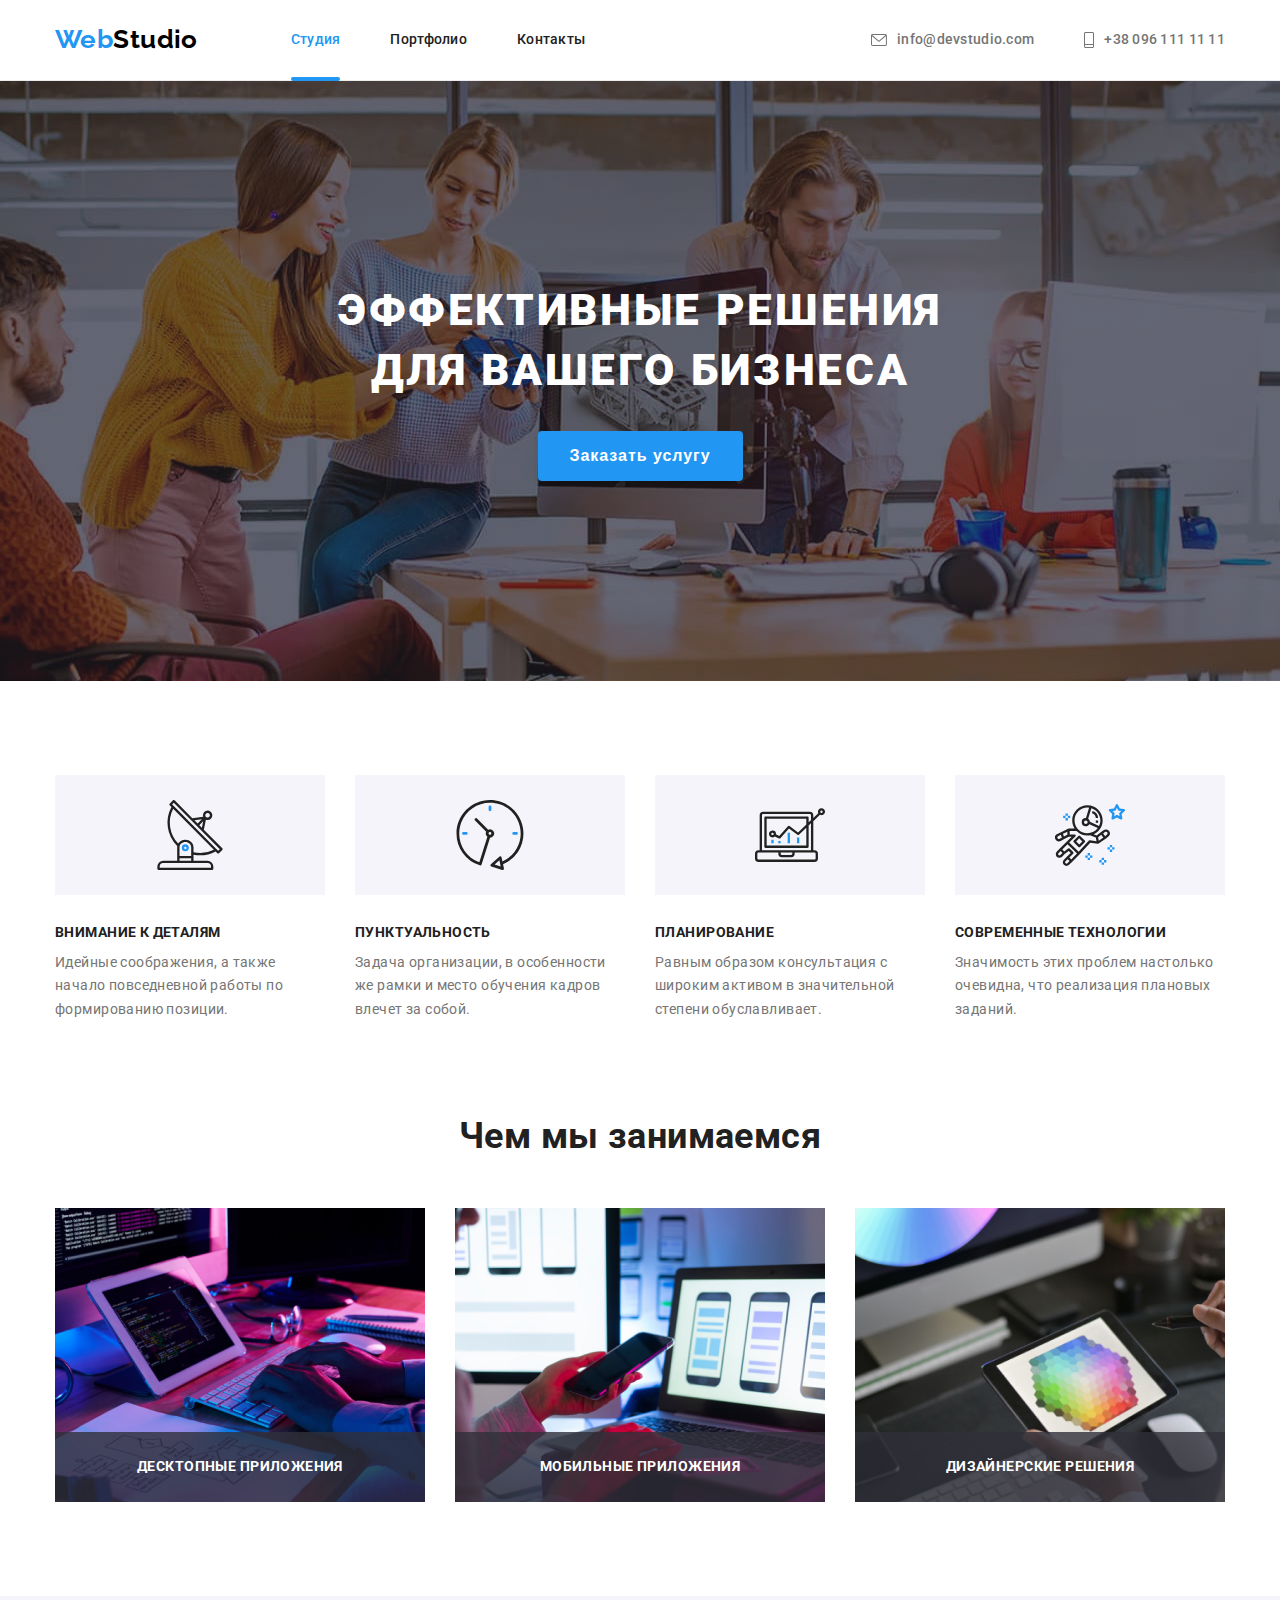
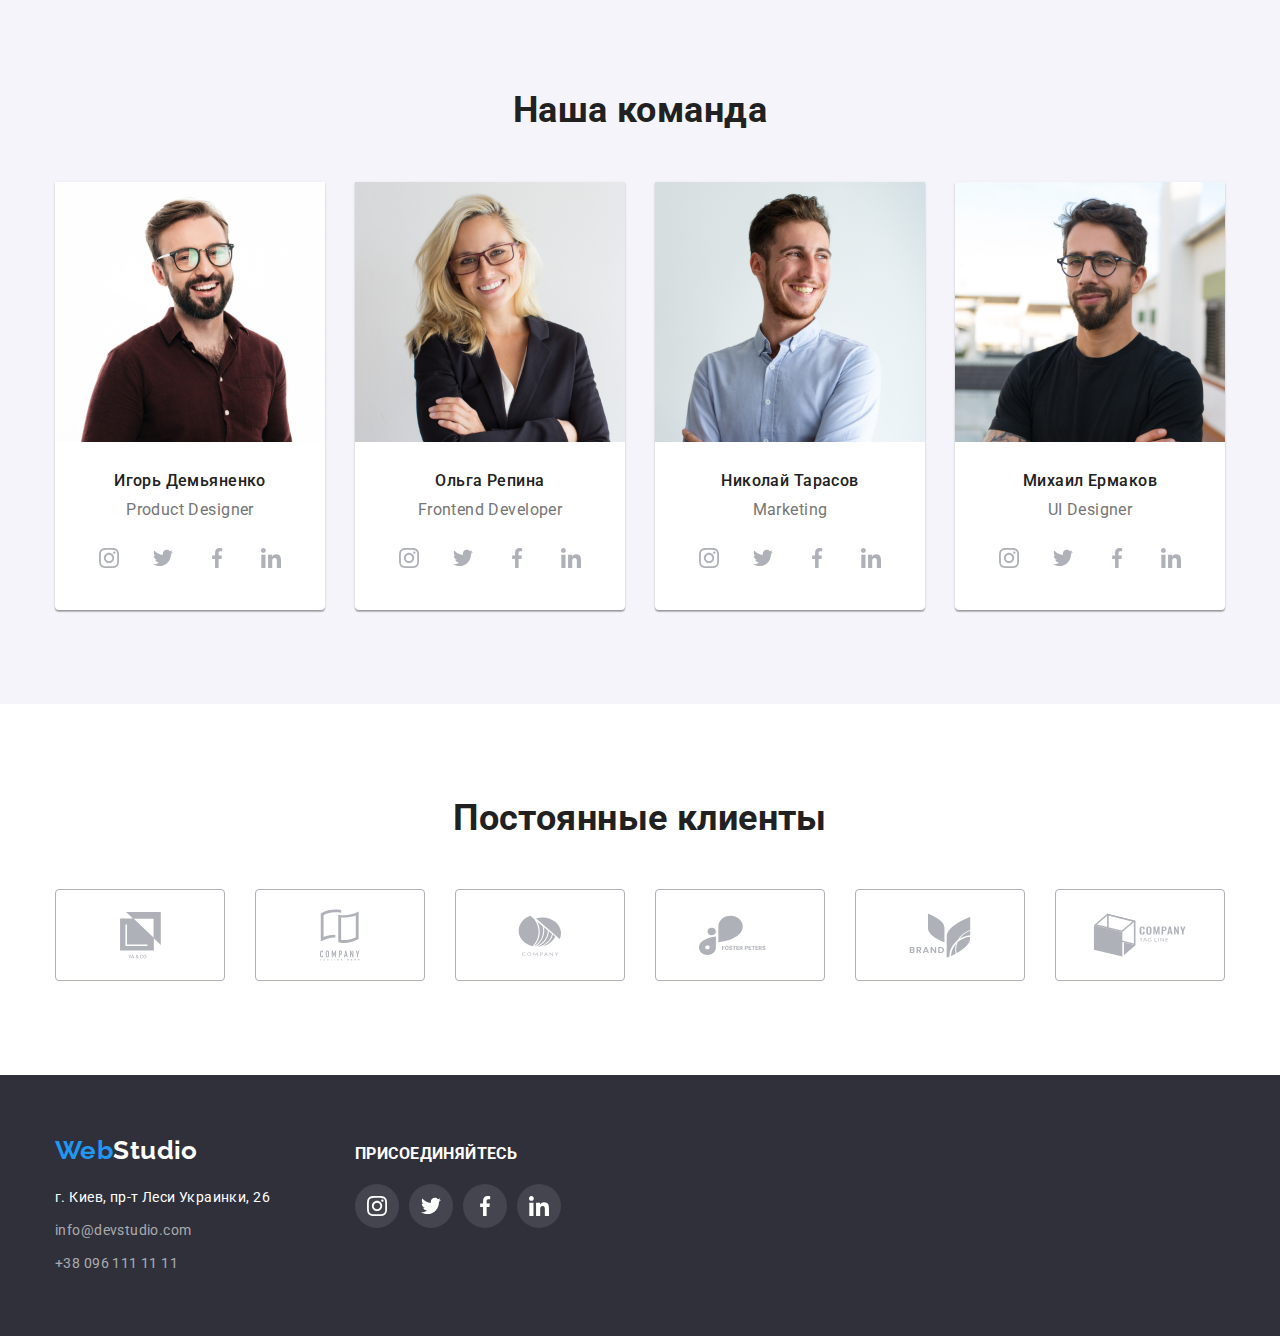
<file: index.html>
<!DOCTYPE html>
<html lang="ru">
  <head>
    <meta charset="UTF-8" />
    <meta http-equiv="X-UA-Compatible" content="IE=edge" />
    <meta name="viewport" content="width=device-width, initial-scale=1.0" />
    <title>WebStudio</title>
    <link rel="preconnect" href="https://fonts.gstatic.com" />
    <link
      href="https://fonts.googleapis.com/css2?family=Raleway:wght@700&family=Roboto:wght@400;500;700;900&display=swap"
      rel="stylesheet"
    />
    <link
      rel="stylesheet"
      href="https://cdnjs.cloudflare.com/ajax/libs/modern-normalize/1.0.0/modern-normalize.min.css"
      integrity="sha512-ISS7cAi1PEhQ8jnbJpJZMd29NlhNj4AWYyLOSp2CE/CsHxTCu+r+t0D2yoJudVrd0/8fTVPUVDzY5Tvli75u/g=="
      crossorigin="anonymous"
    />
    <link rel="stylesheet" href="./css/styles.css" />
  </head>
  <body>
    <!-- header -->
    <header class="header">
      <div class="container main-nav">
        <a href="./index.html" class="link logo">
          <span class="web">Web</span>
          Studio
        </a>
        <nav>
          <ul class="site-nav">
            <li class="nav-item">
              <a href="./index.html" class="link current">Студия</a>
            </li>
            <li class="nav-item">
              <a class="link" href="./pages/portfolio.html">Портфолио</a>
            </li>
            <li class="nav-item">
              <a class="link" href="#contacts">Контакты</a>
            </li>
          </ul>
        </nav>
        <ul class="header-contacts">
          <li class="contacts-item">
            <a class="link contacts-link" href="mailto:info@devstudio.com">
              <svg class="contacts-icon" width="16" height="12">
                <use href="./images/icons.svg#icon-mail"></use>
              </svg>
              info@devstudio.com
            </a>
          </li>
          <li class="contacts-item">
            <a class="link contacts-link" href="tel:+380961111111">
              <svg class="contacts-icon" width="10" height="16">
                <use href="./images/icons.svg#icon-tel"></use>
              </svg>
              +38 096 111 11 11
            </a>
          </li>
        </ul>
      </div>
    </header>
    <!-- main information -->
    <main class="main">
      <!-- banner -->
      <section class="section banner">
        <div class="container">
          <h1 class="banner-title">Эффективные решения для вашего бизнеса</h1>
          <button type="button" class="banner-button" data-modal-open>
            Заказать услугу
          </button>
        </div>
      </section>
      <!-- features -->
      <section class="section">
        <div class="container features">
          <h2 class="visually-hidden">Особенности нашей работы</h2>
          <ul class="features-list">
            <li class="features-item">
              <h3 class="features-title">Внимание к деталям</h3>
              <p class="features-description">
                Идейные соображения, а также начало повседневной работы по
                формированию позиции.
              </p>
            </li>
            <li class="features-item">
              <h3 class="features-title">Пунктуальность</h3>
              <p class="features-description">
                Задача организации, в особенности же рамки и место обучения
                кадров влечет за собой.
              </p>
            </li>
            <li class="features-item">
              <h3 class="features-title">Планирование</h3>
              <p class="features-description">
                Равным образом консультация с широким активом в значительной
                степени обуславливает.
              </p>
            </li>
            <li class="features-item">
              <h3 class="features-title">Современные технологии</h3>
              <p class="features-description">
                Значимость этих проблем настолько очевидна, что реализация
                плановых заданий.
              </p>
            </li>
          </ul>
        </div>
      </section>
      <!-- our work -->
      <section class="section work">
        <div class="container">
          <h2 class="title">Чем мы занимаемся</h2>
          <ul class="work-list">
            <li class="work-item">
              <div class="work-img">
                <img
                  src="./images/box/box1.jpg"
                  alt="программист печататет на клавиатуре"
                  width="370"
                />
                <div class="work-text">
                  <p>Десктопные приложения</p>
                </div>
              </div>
            </li>
            <li class="work-item">
              <div class="work-img">
                <img
                  src="./images/box/box2.jpg"
                  alt="девушка смотрит в заблокированный экран телефона"
                  width="370"
                />
                <div class="work-text">
                  <p>Мобильные приложения</p>
                </div>
              </div>
            </li>
            <li class="work-item">
              <div class="work-img">
                <img
                  src="./images/box/box3.jpg"
                  alt="цветовая гамма на планшете"
                  width="370"
                />
                <div class="work-text">
                  <p>Дизайнерские решения</p>
                </div>
              </div>
            </li>
          </ul>
        </div>
      </section>
      <!-- our team -->
      <section class="section team-section">
        <div class="container">
          <h2 class="title">Наша команда</h2>
          <ul class="team-list">
            <li class="team-item">
              <img
                src="./images/team/1team(1).jpg"
                alt="веселый мужчина в очках"
                width="270"
              />
              <div class="team-text">
                <h3 class="team-title">Игорь Демьяненко</h3>
                <p class="team-description">Product Designer</p>
                <ul class="team-social">
                  <li class="team-social-item">
                    <a
                      class="link team-social-link"
                      href="https://www.instagram.com/"
                      target="_blank"
                      rel="noopener noreferrer"
                    >
                      <svg class="team-social-icon" width="20" height="20">
                        <use href="./images/icons.svg#icon-instagram"></use>
                      </svg>
                    </a>
                  </li>
                  <li class="team-social-item">
                    <a
                      class="link team-social-link"
                      href="https://twitter.com/"
                      target="_blank"
                      rel="noopener noreferrer"
                    >
                      <svg class="team-social-icon" width="20" height="20">
                        <use href="./images/icons.svg#icon-twitter"></use>
                      </svg>
                    </a>
                  </li>
                  <li class="team-social-item">
                    <a
                      class="link team-social-link"
                      href="https://facebook.com/"
                      target="_blank"
                      rel="noopener noreferrer"
                    >
                      <svg class="team-social-icon" width="20" height="20">
                        <use href="./images/icons.svg#icon-facebook"></use>
                      </svg>
                    </a>
                  </li>
                  <li class="team-social-item">
                    <a
                      class="link team-social-link"
                      href="https://linkedin.com/"
                      target="_blank"
                      rel="noopener noreferrer"
                    >
                      <svg class="team-social-icon" width="20" height="20">
                        <use href="./images/icons.svg#icon-linkedin"></use>
                      </svg>
                    </a>
                  </li>
                </ul>
              </div>
            </li>
            <li class="team-item">
              <img
                src="./images/team/1team(2).jpg"
                alt="веселая блондинка в очках"
                width="270"
              />
              <div class="team-text">
                <h3 class="team-title">Ольга Репина</h3>
                <p class="team-description">Frontend Developer</p>
                <ul class="team-social">
                  <li class="team-social-item">
                    <a
                      class="link team-social-link"
                      href="https://www.instagram.com/"
                      target="_blank"
                      rel="noopener noreferrer"
                    >
                      <svg class="team-social-icon" width="20" height="20">
                        <use href="./images/icons.svg#icon-instagram"></use>
                      </svg>
                    </a>
                  </li>
                  <li class="team-social-item">
                    <a
                      class="link team-social-link"
                      href="https://twitter.com/"
                      target="_blank"
                      rel="noopener noreferrer"
                    >
                      <svg class="team-social-icon" width="20" height="20">
                        <use href="./images/icons.svg#icon-twitter"></use>
                      </svg>
                    </a>
                  </li>
                  <li class="team-social-item">
                    <a
                      class="link team-social-link"
                      href="https://facebook.com/"
                      target="_blank"
                      rel="noopener noreferrer"
                    >
                      <svg class="team-social-icon" width="20" height="20">
                        <use href="./images/icons.svg#icon-facebook"></use>
                      </svg>
                    </a>
                  </li>
                  <li class="team-social-item">
                    <a
                      class="link team-social-link"
                      href="https://linkedin.com/"
                      target="_blank"
                      rel="noopener noreferrer"
                    >
                      <svg class="team-social-icon" width="20" height="20">
                        <use href="./images/icons.svg#icon-linkedin"></use>
                      </svg>
                    </a>
                  </li>
                </ul>
              </div>
            </li>
            <li class="team-item">
              <img
                src="./images/team/1team(3).jpg"
                alt="веселый мужчина в рубашке"
                width="270"
              />
              <div class="team-text">
                <h3 class="team-title">Николай Тарасов</h3>
                <p class="team-description">Marketing</p>
                <ul class="team-social">
                  <li class="team-social-item">
                    <a
                      class="link team-social-link"
                      href="https://www.instagram.com/"
                      target="_blank"
                      rel="noopener noreferrer"
                    >
                      <svg class="team-social-icon" width="20" height="20">
                        <use href="./images/icons.svg#icon-instagram"></use>
                      </svg>
                    </a>
                  </li>
                  <li class="team-social-item">
                    <a
                      class="link team-social-link"
                      href="https://twitter.com/"
                      target="_blank"
                      rel="noopener noreferrer"
                    >
                      <svg class="team-social-icon" width="20" height="20">
                        <use href="./images/icons.svg#icon-twitter"></use>
                      </svg>
                    </a>
                  </li>
                  <li class="team-social-item">
                    <a
                      class="link team-social-link"
                      href="https://facebook.com/"
                      target="_blank"
                      rel="noopener noreferrer"
                    >
                      <svg class="team-social-icon" width="20" height="20">
                        <use href="./images/icons.svg#icon-facebook"></use>
                      </svg>
                    </a>
                  </li>
                  <li class="team-social-item">
                    <a
                      class="link team-social-link"
                      href="https://linkedin.com/"
                      target="_blank"
                      rel="noopener noreferrer"
                    >
                      <svg class="team-social-icon" width="20" height="20">
                        <use href="./images/icons.svg#icon-linkedin"></use>
                      </svg>
                    </a>
                  </li>
                </ul>
              </div>
            </li>
            <li class="team-item">
              <img
                src="./images/team/1team(4).jpg"
                alt="мужчина в очках и чёрной футболке"
                width="270"
              />
              <div class="team-text">
                <h3 class="team-title">Михаил Ермаков</h3>
                <p class="team-description">UI Designer</p>
                <ul class="team-social">
                  <li class="team-social-item">
                    <a
                      class="link team-social-link"
                      href="https://www.instagram.com/"
                      target="_blank"
                      rel="noopener noreferrer"
                    >
                      <svg class="team-social-icon" width="20" height="20">
                        <use href="./images/icons.svg#icon-instagram"></use>
                      </svg>
                    </a>
                  </li>
                  <li class="team-social-item">
                    <a
                      class="link team-social-link"
                      href="https://twitter.com/"
                      target="_blank"
                      rel="noopener noreferrer"
                    >
                      <svg class="team-social-icon" width="20" height="20">
                        <use href="./images/icons.svg#icon-twitter"></use>
                      </svg>
                    </a>
                  </li>
                  <li class="team-social-item">
                    <a
                      class="link team-social-link"
                      href="https://facebook.com/"
                      target="_blank"
                      rel="noopener noreferrer"
                    >
                      <svg class="team-social-icon" width="20" height="20">
                        <use href="./images/icons.svg#icon-facebook"></use>
                      </svg>
                    </a>
                  </li>
                  <li class="team-social-item">
                    <a
                      class="link team-social-link"
                      href="https://linkedin.com/"
                      target="_blank"
                      rel="noopener noreferrer"
                    >
                      <svg class="team-social-icon" width="20" height="20">
                        <use href="./images/icons.svg#icon-linkedin"></use>
                      </svg>
                    </a>
                  </li>
                </ul>
              </div>
            </li>
          </ul>
        </div>
      </section>
      <section class="section">
        <div class="container">
          <h2 class="title">Постоянные клиенты</h2>
          <ul class="clients-list">
            <li class="clients-item">
              <a href="#" class="link clients-link">
                <svg class="clients-icon" width="41" height="46.7">
                  <use href="./images/icons.svg#icon-logo1"></use>
                </svg>
              </a>
            </li>
            <li class="clients-item">
              <a href="#" class="link clients-link">
                <svg class="clients-icon" width="40" height="52">
                  <use href="./images/icons.svg#icon-logo2"></use>
                </svg>
              </a>
            </li>
            <li class="clients-item">
              <a href="#" class="link clients-link">
                <svg class="clients-icon" width="43.46" height="41.18">
                  <use href="./images/icons.svg#icon-logo3"></use>
                </svg>
              </a>
            </li>
            <li class="clients-item">
              <a href="#" class="link clients-link">
                <svg class="clients-icon" width="84.44" height="40.62">
                  <use href="./images/icons.svg#icon-logo4"></use>
                </svg>
              </a>
            </li>
            <li class="clients-item">
              <a href="#" class="link clients-link">
                <svg class="clients-icon" width="62.54" height="45.43">
                  <use href="./images/icons.svg#icon-logo5"></use>
                </svg>
              </a>
            </li>
            <li class="clients-item">
              <a href="#" class="link clients-link">
                <svg class="clients-icon" width="93.79" height="43.93">
                  <use href="./images/icons.svg#icon-logo6"></use>
                </svg>
              </a>
            </li>
          </ul>
        </div>
      </section>
    </main>
    <!-- footer -->
    <footer class="footer">
      <div class="container">
        <div class="footer-nav" id="contacts">
          <a href="./index.html" class="link logo-footer">
            <span class="web">Web</span>
            Studio
          </a>
          <address class="address">
            <ul>
              <li class="footer-item">
                <a
                  href="https://goo.gl/maps/2zq3J9i28ggTv73B9"
                  target="_blank"
                  rel="noopener noreferrer"
                  class="link white"
                >
                  г. Киев, пр-т Леси Украинки, 26
                </a>
              </li>
              <li class="footer-item">
                <a href="mailto:info@devstudio.com" class="link grey">
                  info@devstudio.com
                </a>
              </li>
              <li class="footer-item">
                <a href="tel:+380961111111" class="link grey">
                  +38 096 111 11 11
                </a>
              </li>
            </ul>
          </address>
        </div>
        <div class="footer-nav">
          <h3 class="footer-title">присоединяйтесь</h3>
          <ul class="footer-social">
            <li class="footer-social-item">
              <a
                class="link footer-social-link"
                href="https://www.instagram.com/"
                target="_blank"
                rel="noopener noreferrer"
              >
                <svg class="footer-social-icon" width="20" height="20">
                  <use href="./images/icons.svg#icon-instagram"></use>
                </svg>
              </a>
            </li>
            <li class="footer-social-item">
              <a
                class="link footer-social-link"
                href="https://twitter.com/"
                target="_blank"
                rel="noopener noreferrer"
              >
                <svg class="footer-social-icon" width="20" height="20">
                  <use href="./images/icons.svg#icon-twitter"></use>
                </svg>
              </a>
            </li>
            <li class="footer-social-item">
              <a
                class="link footer-social-link"
                href="https://facebook.com/"
                target="_blank"
                rel="noopener noreferrer"
              >
                <svg class="footer-social-icon" width="20" height="20">
                  <use href="./images/icons.svg#icon-facebook"></use>
                </svg>
              </a>
            </li>
            <li class="footer-social-item">
              <a
                class="link footer-social-link"
                href="https://linkedin.com/"
                target="_blank"
                rel="noopener noreferrer"
              >
                <svg class="footer-social-icon" width="20" height="20">
                  <use href="./images/icons.svg#icon-linkedin"></use>
                </svg>
              </a>
            </li>
          </ul>
        </div>
      </div>
    </footer>
    <div class="backdrop is-hidden" data-modal>
      <div class="modal">
        <button class="modal-btn" data-modal-close>
          <svg class="modal-icon" width="11" height="11">
            <use href="./images/icons.svg#icon-close"></use>
          </svg>
        </button>
      </div>
    </div>
    <script src="./js/modal.js"></script>
  </body>
</html>
</file>
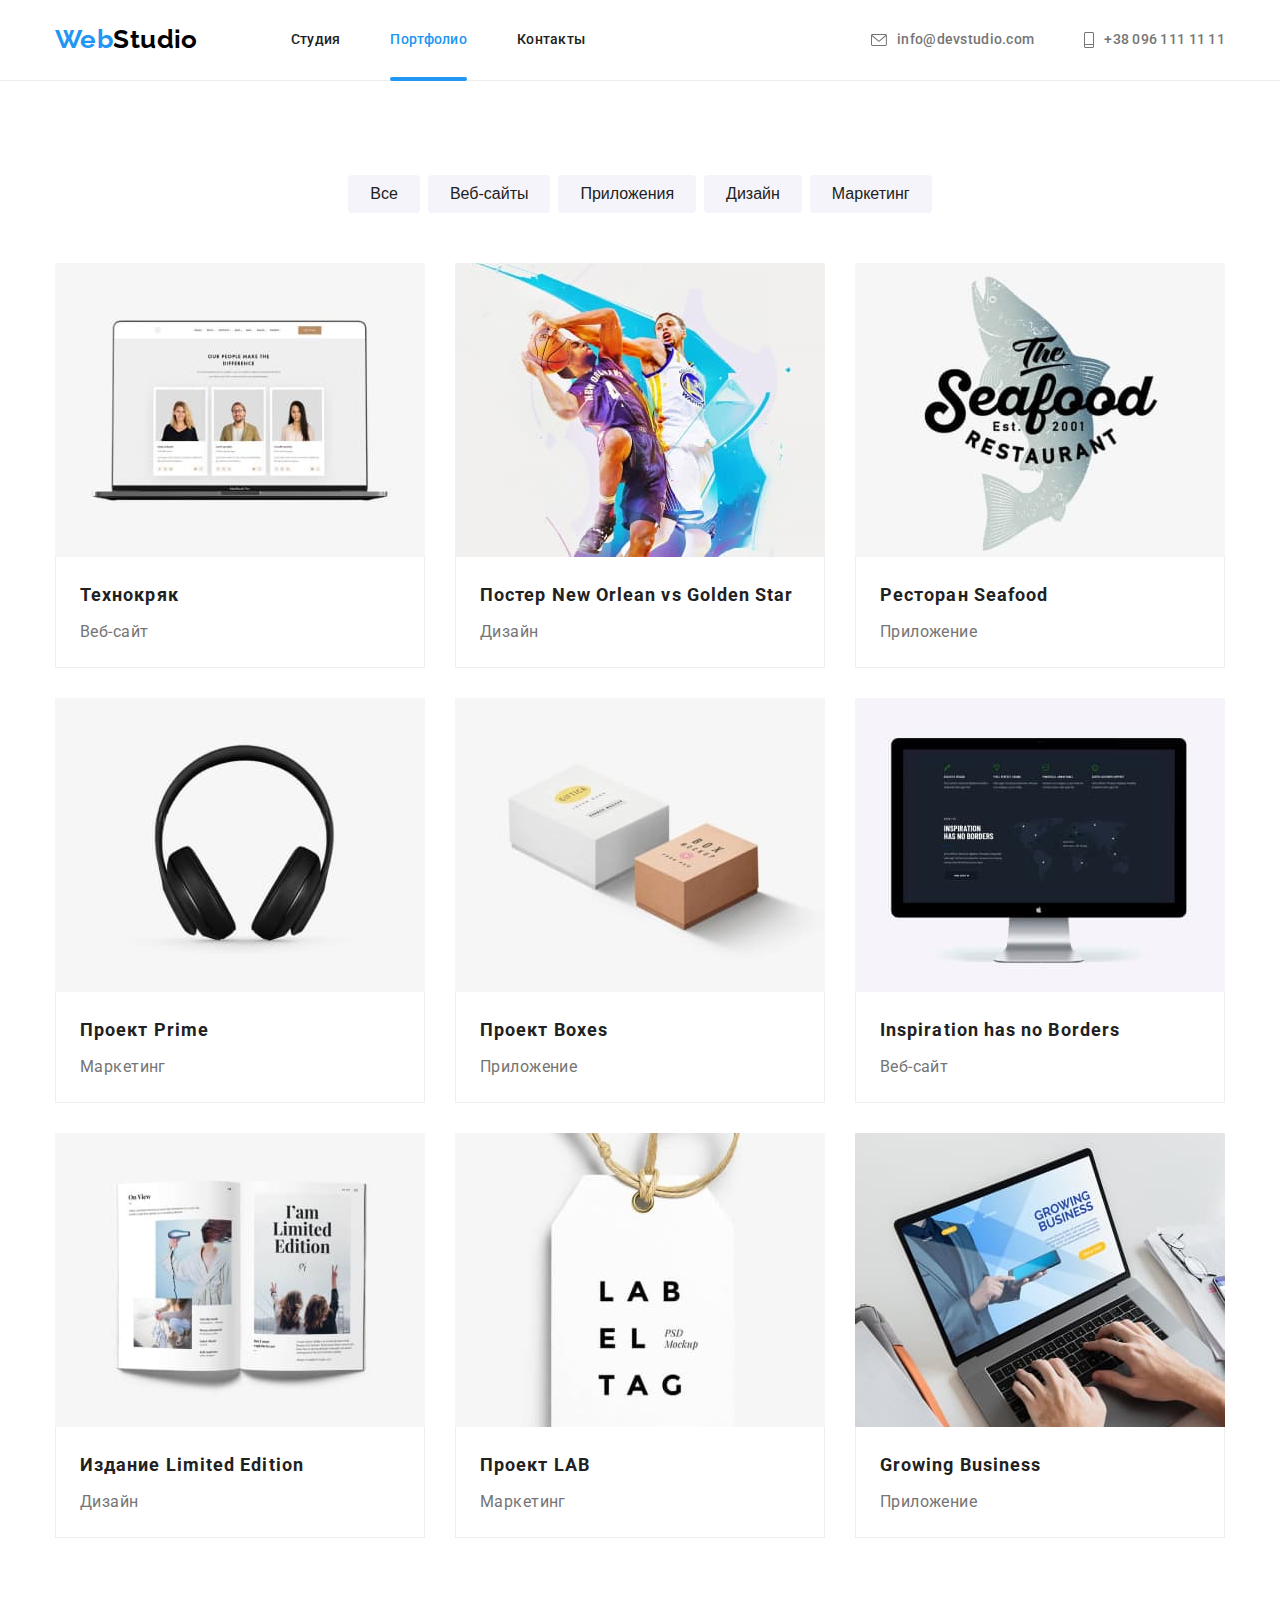
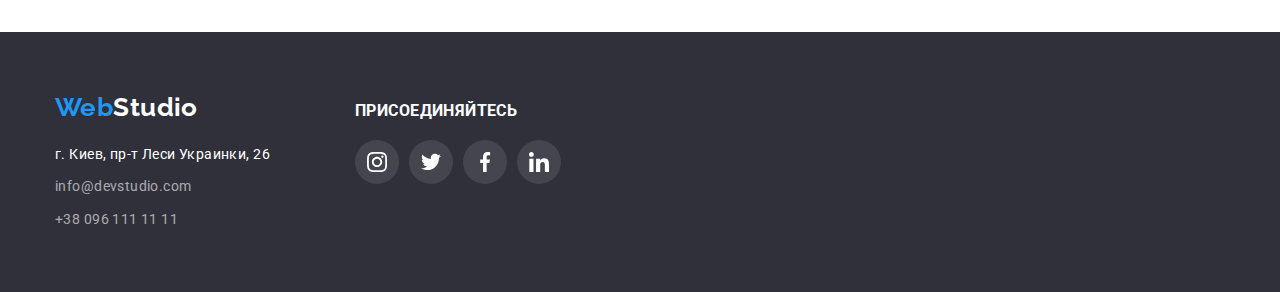
<file: pages/portfolio.html>
<!DOCTYPE html>
<html lang="ru">
  <head>
    <meta charset="UTF-8" />
    <meta http-equiv="X-UA-Compatible" content="IE=edge" />
    <meta name="viewport" content="width=device-width, initial-scale=1.0" />
    <title>Портфолио</title>
    <link rel="preconnect" href="https://fonts.gstatic.com" />
    <link
      href="https://fonts.googleapis.com/css2?family=Raleway:wght@700&family=Roboto:wght@400;500;700;900&display=swap"
      rel="stylesheet"
    />
    <link
      rel="stylesheet"
      href="https://cdnjs.cloudflare.com/ajax/libs/modern-normalize/1.0.0/modern-normalize.min.css"
      integrity="sha512-ISS7cAi1PEhQ8jnbJpJZMd29NlhNj4AWYyLOSp2CE/CsHxTCu+r+t0D2yoJudVrd0/8fTVPUVDzY5Tvli75u/g=="
      crossorigin="anonymous"
    />
    <link rel="stylesheet" href="../css/styles.css" />
  </head>
  <body>
    <!-- header -->
    <header class="header">
      <div class="container main-nav">
        <a href="../index.html" class="link logo">
          <span class="web">Web</span>
          Studio
        </a>
        <nav>
          <ul class="site-nav">
            <li class="nav-item">
              <a href="../index.html" class="link">Студия</a>
            </li>
            <li class="nav-item">
              <a class="link current" href=".portfolio.html">Портфолио</a>
            </li>
            <li class="nav-item">
              <a class="link" href="#contacts">Контакты</a>
            </li>
          </ul>
        </nav>
        <ul class="header-contacts">
          <li class="contacts-item">
            <a class="link contacts-link" href="mailto:info@devstudio.com">
              <svg class="contacts-icon" width="16" height="12">
                <use href="../images/icons.svg#icon-mail"></use>
              </svg>
              info@devstudio.com
            </a>
          </li>
          <li class="contacts-item">
            <a class="link contacts-link" href="tel:+380961111111">
              <svg class="contacts-icon" width="10" height="16">
                <use href="../images/icons.svg#icon-tel"></use>
              </svg>
              +38 096 111 11 11
            </a>
          </li>
        </ul>
      </div>
    </header>
    <!-- main information -->
    <main class="main">
      <section class="section">
        <div class="container">
          <!-- filters -->
          <h2 class="visually-hidden">Фильтры</h2>
          <ul class="filters">
            <li class="filters-item">
              <button type="button" class="button-filters">Все</button>
            </li>
            <li class="filters-item">
              <button type="button" class="button-filters">Веб-сайты</button>
            </li>
            <li class="filters-item">
              <button type="button" class="button-filters">Приложения</button>
            </li>
            <li class="filters-item">
              <button type="button" class="button-filters">Дизайн</button>
            </li>
            <li class="filters-item">
              <button type="button" class="button-filters">Маркетинг</button>
            </li>
          </ul>
          <!-- portfolio -->
          <h1 class="visually-hidden">Портфолио</h1>
          <ul class="portfolio-card-set">
            <li class="portfolio-item">
              <a class="card link" href="#">
                <div class="card-img">
                  <img
                    src="../images/portfolio/img-1.jpg"
                    alt="Монитор компьютера"
                    width="370"
                  />
                  <div class="card-description">
                    <p>
                      Технокряк это современная площадка распространения
                      коронавируса. Компании используют эту платформу для
                      цифрового шпионажа и атак на защищённые сервера
                      конкурентов.
                    </p>
                  </div>
                </div>
                <div class="card-text">
                  <h3 class="card-title">Технокряк</h3>
                  <p class="card-type">Веб-сайт</p>
                </div>
              </a>
            </li>
            <li class="portfolio-item">
              <a class="card link" href="#">
                <div class="card-img">
                  <img
                    src="../images/portfolio/img-2.jpg"
                    alt="Баскетболисты"
                    width="370"
                  />
                  <div class="card-description">
                    Технокряк это современная площадка распространения
                    коронавируса. Компании используют эту платформу для
                    цифрового шпионажа и атак на защищённые сервера конкурентов.
                  </div>
                </div>
                <div class="card-text">
                  <h3 class="card-title">Постер New Orlean vs Golden Star</h3>
                  <p class="card-type">Дизайн</p>
                </div>
              </a>
            </li>
            <li class="portfolio-item">
              <a class="card link" href="#">
                <div class="card-img">
                  <img
                    src="../images/portfolio/img-3.jpg"
                    alt="Рыба"
                    width="370"
                  />
                  <div class="card-description">
                    Технокряк это современная площадка распространения
                    коронавируса. Компании используют эту платформу для
                    цифрового шпионажа и атак на защищённые сервера конкурентов.
                  </div>
                </div>
                <div class="card-text">
                  <h3 class="card-title">Ресторан Seafood</h3>
                  <p class="card-type">Приложение</p>
                </div>
              </a>
            </li>
            <li class="portfolio-item">
              <a class="card link" href="#">
                <div class="card-img">
                  <img
                    src="../images/portfolio/img-4.jpg"
                    alt="Наушники"
                    width="370"
                  />
                  <div class="card-description">
                    Технокряк это современная площадка распространения
                    коронавируса. Компании используют эту платформу для
                    цифрового шпионажа и атак на защищённые сервера конкурентов.
                  </div>
                </div>
                <div class="card-text">
                  <h3 class="card-title">Проект Prime</h3>
                  <p class="card-type">Маркетинг</p>
                </div>
              </a>
            </li>
            <li class="portfolio-item">
              <a class="card link" href="#">
                <div class="card-img">
                  <img
                    src="../images/portfolio/img-5.jpg"
                    alt="Коробки"
                    width="370"
                  />
                  <div class="card-description">
                    Технокряк это современная площадка распространения
                    коронавируса. Компании используют эту платформу для
                    цифрового шпионажа и атак на защищённые сервера конкурентов.
                  </div>
                </div>
                <div class="card-text">
                  <h3 class="card-title">Проект Boxes</h3>
                  <p class="card-type">Приложение</p>
                </div>
              </a>
            </li>
            <li class="portfolio-item">
              <a class="card link" href="#">
                <div class="card-img">
                  <img
                    src="../images/portfolio/img-6.jpg"
                    alt="Монитор"
                    width="370"
                  />
                  <div class="card-description">
                    Технокряк это современная площадка распространения
                    коронавируса. Компании используют эту платформу для
                    цифрового шпионажа и атак на защищённые сервера конкурентов.
                  </div>
                </div>
                <div class="card-text">
                  <h3 class="card-title">Inspiration has no Borders</h3>
                  <p class="card-type">Веб-сайт</p>
                </div>
              </a>
            </li>
            <li class="portfolio-item">
              <a class="card link" href="#">
                <div class="card-img">
                  <img
                    src="../images/portfolio/img-7.jpg"
                    alt="Раскрытый журнал"
                    width="370"
                  />
                  <div class="card-description">
                    Технокряк это современная площадка распространения
                    коронавируса. Компании используют эту платформу для
                    цифрового шпионажа и атак на защищённые сервера конкурентов.
                  </div>
                </div>
                <div class="card-text">
                  <h3 class="card-title">Издание Limited Edition</h3>
                  <p class="card-type">Дизайн</p>
                </div>
              </a>
            </li>
            <li class="portfolio-item">
              <a class="card link" href="#">
                <div class="card-img">
                  <img
                    src="../images/portfolio/img-8.jpg"
                    alt="Бирочка"
                    width="370"
                  />
                  <div class="card-description">
                    Технокряк это современная площадка распространения
                    коронавируса. Компании используют эту платформу для
                    цифрового шпионажа и атак на защищённые сервера конкурентов.
                  </div>
                </div>
                <div class="card-text">
                  <h3 class="card-title">Проект LAB</h3>
                  <p class="card-type">Маркетинг</p>
                </div>
              </a>
            </li>
            <li class="portfolio-item">
              <a class="card link" href="#">
                <div class="card-img">
                  <img
                    src="../images/portfolio/img-9.jpg"
                    alt="Пользователь печатает на клавиатуре ноутбука"
                    width="370"
                  />
                  <div class="card-description">
                    Технокряк это современная площадка распространения
                    коронавируса. Компании используют эту платформу для
                    цифрового шпионажа и атак на защищённые сервера конкурентов.
                  </div>
                </div>
                <div class="card-text">
                  <h3 class="card-title">Growing Business</h3>
                  <p class="card-type">Приложение</p>
                </div>
              </a>
            </li>
          </ul>
        </div>
      </section>
    </main>
    <!-- footer -->
    <footer class="footer">
      <div class="container">
        <div class="footer-nav" id="contacts">
          <a href="../index.html" class="link logo-footer">
            <span class="web">Web</span>
            Studio
          </a>
          <address class="address">
            <ul>
              <li class="footer-item">
                <a
                  href="https://goo.gl/maps/2zq3J9i28ggTv73B9"
                  target="_blank"
                  rel="noopener noreferrer"
                  class="link white"
                >
                  г. Киев, пр-т Леси Украинки, 26
                </a>
              </li>
              <li class="footer-item">
                <a href="mailto:info@devstudio.com" class="link grey">
                  info@devstudio.com
                </a>
              </li>
              <li class="footer-item">
                <a href="tel:+380961111111" class="link grey">
                  +38 096 111 11 11
                </a>
              </li>
            </ul>
          </address>
        </div>
        <div class="footer-nav">
          <h3 class="footer-title">присоединяйтесь</h3>
          <ul class="footer-social">
            <li class="footer-social-item">
              <a
                class="link footer-social-link"
                href="https://www.instagram.com/"
                target="_blank"
                rel="noopener noreferrer"
              >
                <svg class="footer-social-icon" width="20" height="20">
                  <use href="../images/icons.svg#icon-instagram"></use>
                </svg>
              </a>
            </li>
            <li class="footer-social-item">
              <a
                class="link footer-social-link"
                href="https://twitter.com/"
                target="_blank"
                rel="noopener noreferrer"
              >
                <svg class="footer-social-icon" width="20" height="20">
                  <use href="../images/icons.svg#icon-twitter"></use>
                </svg>
              </a>
            </li>
            <li class="footer-social-item">
              <a
                class="link footer-social-link"
                href="https://facebook.com/"
                target="_blank"
                rel="noopener noreferrer"
              >
                <svg class="footer-social-icon" width="20" height="20">
                  <use href="../images/icons.svg#icon-facebook"></use>
                </svg>
              </a>
            </li>
            <li class="footer-social-item">
              <a
                class="link footer-social-link"
                href="https://linkedin.com/"
                target="_blank"
                rel="noopener noreferrer"
              >
                <svg class="footer-social-icon" width="20" height="20">
                  <use href="../images/icons.svg#icon-linkedin"></use>
                </svg>
              </a>
            </li>
          </ul>
        </div>
      </div>
    </footer>
  </body>
</html>
</file>
<file: css/styles.css>
:root {
  --primary-text-color: #757575;
  --title-text-color: #212121;
  --accent-color: #2196f3;
  --first-bg-color: #ffffff;
  --second-bg-color: #f5f4fa;

  --main-font: 'Roboto', sans-serif;
  --logo-font: 'Raleway', sans-serif;

  --card-set-gap: 30px;

  --icon-color: #afb1b8;

  --timing-function: cubic-bezier(0.4, 0, 0.2, 1);
  --duration: 250ms;
}
html {
  box-sizing: border-box;
}
*,
*::before,
*::after {
  box-sizing: inherit;
}
body {
  color: var(--primary-text-color);
  background-color: var(--first-bg-color);
  font-family: var(--main-font);
  letter-spacing: 0.03em;
  font-size: 14px;
  margin: 0;
}
ul {
  list-style: none;
  padding: 0;
  margin: 0;
}
h1,
h2,
h3,
h4,
h5,
h6,
p {
  padding: 0;
  margin: 0;
}
img {
  display: block;
  max-width: 100%;
  height: auto;
}

/* utilities*/

.section {
  padding-top: 94px;
  padding-bottom: 94px;
}
.container {
  width: 1200px;
  padding-left: 15px;
  padding-right: 15px;
  margin-left: auto;
  margin-right: auto;
  /* outline: 2px solid tomato; */
}
.visually-hidden {
  position: absolute;
  width: 1px;
  height: 1px;
  margin: -1px;
  border: 0;
  padding: 0;

  white-space: nowrap;
  clip-path: inset(100%);
  clip: rect(0 0 0 0);
  overflow: hidden;
}
.link {
  text-decoration: none;
  color: inherit;
}
.title {
  color: var(--title-text-color);

  font-weight: 700;
  font-size: 36px;
  line-height: 1.16;
  text-align: center;
}

/* header */

.header {
  margin-right: auto;
  margin-left: auto;
  border-bottom: 1px solid #ececec;
}
.main-nav {
  display: flex;
  align-items: center;
}

/* logo */

.logo {
  color: #000000;
  padding-top: 24px;
  padding-bottom: 25px;
  margin-right: 93px;
}
.logo-footer {
  color: white;
}
.logo,
.logo-footer {
  display: flex;

  font-family: var(--logo-font);
  font-weight: 700;
  font-size: 26px;
  line-height: 1.19;
}

/* nav */

.site-nav,
.header-contacts {
  display: flex;
}
.header-contacts {
  margin-left: auto;
}
.nav-item:not(:last-child),
.contacts-item:not(:last-child) {
  margin-right: 50px;
}
.nav-item > .link,
.contacts-link {
  display: inline-flex;
  align-items: center;
  padding-top: 32px;
  padding-bottom: 32px;

  font-weight: 500;
  line-height: 1.14;
  letter-spacing: 0.02em;

  transition: color var(--duration) var(--timing-function);
}
.nav-item > .link {
  color: var(--title-text-color);
}
.site-nav .current,
.nav-item > .link:hover,
.nav-item > .link:focus,
.contacts-link:hover,
.contacts-link:focus,
.link.white:hover,
.link.white:focus,
.link.grey:hover,
.link.grey:focus,
.web {
  color: var(--accent-color);
}
.current {
  position: relative;
}
.current::after {
  content: '';
  position: absolute;
  bottom: -1px;
  width: 100%;
  height: 4px;
  background-color: var(--accent-color);
  border-radius: 2px;
}
/* nav-icons */

.contacts-icon {
  margin-right: 10px;
  fill: currentColor;
}

/* body */

.main {
  margin-right: auto;
  margin-left: auto;
}
/* buttons */

.banner-button {
  color: white;
  background-color: var(--accent-color);

  font-weight: 700;
  font-size: 16px;
  line-height: 1.87;
  letter-spacing: 0.06em;
  cursor: pointer;

  box-shadow: 0px 4px 4px rgba(0, 0, 0, 0.15);
  border: none;
  border-radius: 4px;

  padding: 10px 32px;
  margin-top: 30px;

  transition-property: color, background-color;
  transition-duration: var(--duration);
  transition-timing-function: var(--timing-function);
}
.banner-button:hover,
.banner-button:focus {
  color: var(--accent-color);
  background-color: white;
}
.button-filters {
  color: var(--title-text-color);
  background-color: var(--second-bg-color);
  cursor: pointer;

  font-weight: 500;
  font-size: 16px;
  line-height: 1.62;
  text-align: center;

  padding: 6px 22px;
  border-radius: 4px;

  border: none;

  transition-property: color, background-color, box-shadow;
  transition-duration: var(--duration);
  transition-timing-function: var(--timing-function);
}

.button-filters:hover,
.button-filters:focus {
  color: white;
  background-color: var(--accent-color);
  /* shadow-middle */
  box-shadow: 0px 3px 1px rgba(0, 0, 0, 0.1), 0px 1px 2px rgba(0, 0, 0, 0.08),
    0px 2px 2px rgba(0, 0, 0, 0.12);
}

/* banner */

.banner {
  max-width: 1600px;
  margin-right: auto;
  margin-left: auto;
  color: white;
  text-align: center;
  padding-top: 200px;
  padding-bottom: 200px;
  background-color: #2f303a;
  background-image: linear-gradient(
      to right,
      rgba(47, 48, 58, 0.4),
      rgba(47, 48, 58, 0.4)
    ),
    url('../images/banner/banner.jpg');
  background-size: cover;
  background-position: center;
}
.banner > .container {
  max-width: 696px;
}
.banner-title {
  display: block;
  font-weight: 900;
  font-size: 44px;
  line-height: 1.36;
  letter-spacing: 0.06em;
  text-transform: uppercase;
}

/* features */

.features-list {
  display: flex;
}
.features-item {
  width: 270px;
}
.features-item:not(:last-child) {
  margin-right: 30px;
}
.features-item::before {
  display: block;
  content: '';
  height: 120px;
  background-color: var(--second-bg-color);
  background-repeat: no-repeat;
  background-position: center;
  background-size: 70px;
}
.features-item:nth-child(1)::before {
  background-image: url('../images/svg/antenna.svg');
}
.features-item:nth-child(2)::before {
  background-image: url('../images/svg/clock.svg');
}
.features-item:nth-child(3)::before {
  background-image: url('../images/svg/diagram.svg');
}
.features-item:nth-child(4)::before {
  background-image: url('../images/svg/astronaut.svg');
}
.features-title {
  color: var(--title-text-color);

  font-size: 14px;
  margin-top: 30px;
  font-weight: 700;
  line-height: 1.14;
  text-transform: uppercase;
}
.features-description {
  line-height: 1.71;
  margin-top: 10px;
}

/* work */

.work {
  padding-top: 0px;
}
.work-list {
  display: flex;
  margin-top: 50px;
}
.work-item {
  width: 370px;
}
.work-item:not(:last-child) {
  margin-right: 30px;
}
.work-img {
  position: relative;
}
.work-text {
  position: absolute;
  bottom: 0;
  width: 100%;
  height: 70px;

  display: flex;
  justify-content: center;
  align-items: center;

  background: rgba(47, 48, 58, 0.8);

  font-weight: 700;
  line-height: 1.14;
  text-transform: uppercase;
  color: white;
}

/* team */

.team-section {
  margin-left: auto;
  margin-right: auto;
  background-color: var(--second-bg-color);
}
.team-list {
  display: flex;
  margin-top: 50px;
}
.team-item {
  width: 270px;
  box-shadow: 0px 1px 3px rgba(0, 0, 0, 0.12), 0px 1px 1px rgba(0, 0, 0, 0.14),
    0px 2px 1px rgba(0, 0, 0, 0.2);
  border-radius: 0px 0px 4px 4px;
  padding-bottom: 30px;
  text-align: center;
  background-color: var(--first-bg-color);
}
.team-item:not(:last-child) {
  margin-right: 30px;
}
.team-text {
  padding-right: 15px;
  padding-left: 15px;
  margin-top: 30px;
}
.team-title,
.team-description {
  font-size: 16px;
  line-height: 1.18;
}
.team-title {
  color: var(--title-text-color);
  font-weight: 500;
}
.team-description {
  margin-top: 10px;
}
.team-social {
  display: inline-flex;
  margin-top: 16px;
}
.team-social-item {
  width: 44px;
  height: 44px;
}
.team-social-item:not(:last-child) {
  margin-right: 10px;
}
.team-social-link {
  display: flex;
  align-items: center;
  justify-content: center;
  border-radius: 50%;
  width: 100%;
  height: 100%;
  color: var(--icon-color);

  transition-property: color, background-color;
  transition-duration: var(--duration);
  transition-timing-function: var(--timing-function);
}
.team-social-link:hover,
.team-social-link:focus {
  background-color: var(--accent-color);
  color: white;
}
.team-social-icon {
  fill: currentColor;
}

/* our clients */

.clients-list {
  display: flex;
  margin-top: 50px;
  justify-content: center;
}
.clients-item {
  width: 170px;
  height: 92px;
}
.clients-item:not(:last-child) {
  margin-right: 30px;
}
.clients-link {
  display: flex;
  align-items: center;
  justify-content: center;
  border: 1px solid var(--icon-color);
  border-radius: 4px;
  width: 100%;
  height: 100%;
  color: var(--icon-color);

  transition-property: color, border;
  transition-duration: var(--duration);
  transition-timing-function: var(--timing-function);
}
.clients-link:hover,
.clients-link:focus {
  border: 1px solid var(--accent-color);
  color: var(--accent-color);
}
.clients-icon {
  fill: currentColor;
}

/* portfolio */

/* filters */

.filters {
  display: flex;
  align-items: center;
  justify-content: center;
  margin-bottom: 50px;
}
.filters-item:not(:last-child) {
  margin-right: 8px;
}

/* cards */

.portfolio-card-set {
  display: flex;
  flex-wrap: wrap;
  margin-left: calc(-1 * var(--card-set-gap));
  margin-top: calc(-1 * var(--card-set-gap));
}
.portfolio-item {
  flex-basis: calc(100% / 3 - 30px);
  margin-left: var(--card-set-gap);
  margin-top: var(--card-set-gap);
}
.card {
  display: block;

  transition: box-shadow var(--duration) var(--timing-function);
}
.card-text {
  padding: 20px 24px;
  border-right: 1px solid #eeeeee;
  border-bottom: 1px solid #eeeeee;
  border-left: 1px solid #eeeeee;
}
.card-title {
  color: var(--title-text-color);
  font-weight: 700;
  font-size: 18px;
  line-height: 2;
  letter-spacing: 0.06em;
}
.card-type {
  font-size: 16px;
  line-height: 1.87;
  margin-top: 4px;
}
.card:hover,
.card:focus {
  box-shadow: 0px 1px 1px rgba(0, 0, 0, 0.12), 0px 4px 4px rgba(0, 0, 0, 0.06),
    1px 4px 6px rgba(0, 0, 0, 0.16);
}
.card-img {
  position: relative;
  display: flex;
  align-items: center;

  overflow: hidden;
}
.card-description {
  position: absolute;
  transform: translateY(100%);

  display: flex;
  align-items: center;
  width: 100%;
  height: 100%;
  padding: 0 24px;

  font-size: 18px;
  line-height: 1.56;
  color: white;
  background-color: rgba(33, 150, 243, 0.9);

  transition: transform var(--duration) var(--timing-function);
}
.card:hover .card-description,
.card:focus .card-description {
  transform: translateY(0);
}

/* footer */

.footer {
  background-color: #2f303a;
  margin-right: auto;
  margin-left: auto;
  padding-top: 60px;
  padding-bottom: 60px;
}
.footer > .container {
  display: flex;
  align-items: baseline;
}
.footer-nav {
  width: 270px;
}
.footer-nav:not(:last-child) {
  margin-right: 30px;
}
.address {
  font-style: inherit;
  margin-top: 20px;
  line-height: 1.71;
}
.footer-item:not(:first-child) {
  margin-top: 9px;
}
.white {
  color: white;
}
.grey {
  color: rgba(255, 255, 255, 0.6);
}
.white,
.grey {
  transition: color var(--duration) var(--timing-function);
}
.footer-title {
  font-weight: 700;
  line-height: 1.14;
  text-transform: uppercase;
  color: white;
}
.footer-social {
  display: inline-flex;
  margin-top: 20px;
}
.footer-social-item {
  width: 44px;
  height: 44px;
}
.footer-social-item:not(:last-child) {
  margin-right: 10px;
}
.footer-social-link {
  display: flex;
  align-items: center;
  justify-content: center;
  background-color: rgba(255, 255, 255, 0.1);
  border-radius: 50%;
  width: 100%;
  height: 100%;

  transition: background-color var(--duration) var(--timing-function);
}
.footer-social-link:hover,
.footer-social-link:focus {
  background-color: var(--accent-color);
}
.footer-social-icon {
  fill: white;
}

/* modal */

.backdrop.is-hidden {
  opacity: 0;
  visibility: hidden;
  pointer-events: none;
}
.backdrop {
  position: fixed;
  top: 0;
  left: 0;
  width: 100%;
  height: 100%;

  background-color: rgba(0, 0, 0, 0.2);

  opacity: 1;
  transition: opacity var(--duration) var(--timing-function);
}
.backdrop.is-hidden .modal {
  transform: translate(-50%, -50%) scale(0.9);
  opacity: 0;
}
.modal {
  position: absolute;
  top: 50%;
  left: 50%;
  transform: translate(-50%, -50%) scale(1);
  opacity: 1;

  width: 528px;
  height: 581px;
  max-height: 100vh;
  overflow-y: auto;

  background-color: var(--first-bg-color);
  box-shadow: 0px 1px 3px rgba(0, 0, 0, 0.12), 0px 1px 1px rgba(0, 0, 0, 0.14),
    0px 2px 1px rgba(0, 0, 0, 0.2);
  border-radius: 4px;

  transition-property: transform, opacity;
  transition-duration: var(--duration);
  transition-timing-function: var(--timing-function);
}
.modal-btn {
  position: absolute;
  top: 8px;
  right: 8px;

  display: flex;
  justify-content: center;
  align-items: center;

  width: 30px;
  height: 30px;
  background-color: var(--first-bg-color);
  border: 1px solid rgba(0, 0, 0, 0.1);
  border-radius: 50%;
  cursor: pointer;
}
</file>
